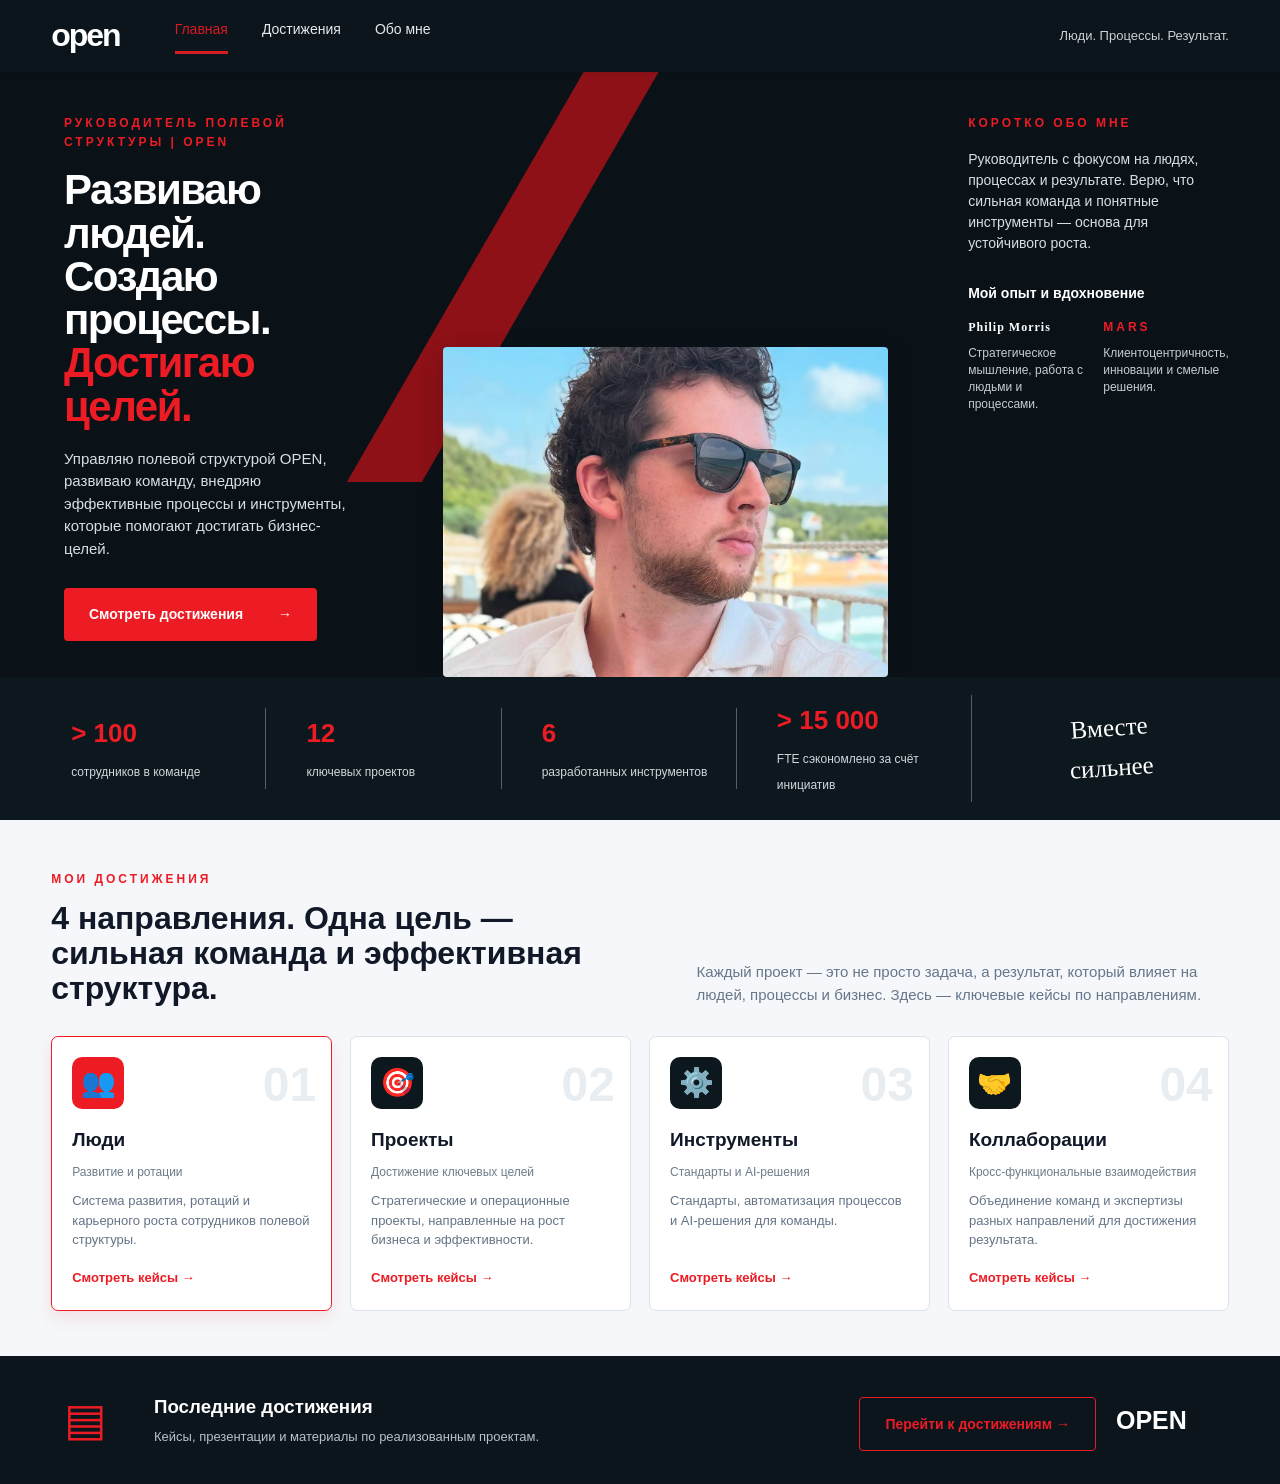
<file: index.html>
<!doctype html>
<html lang="ru">
<head>
  <meta charset="UTF-8" />
  <meta name="viewport" content="width=device-width, initial-scale=1.0" />
  <title>Максим Кукшинский — Портфолио | OPEN</title>
  <style>
* {
  box-sizing: border-box;
}

html {
  scroll-behavior: smooth;
}

body {
  margin: 0;
  font-family: -apple-system, BlinkMacSystemFont, "Segoe UI", Helvetica, Arial, sans-serif;
  color: #111827;
  background: #fff;
  line-height: 1.6;
}

/* Header */
.header {
  height: 72px;
  background: #0c151c;
  color: #fff;
  display: flex;
  align-items: center;
  padding: 0 4vw;
  gap: 55px;
  position: sticky;
  top: 0;
  z-index: 10;
  box-shadow: 0 1px 3px rgba(0, 0, 0, 0.1);
}

.logo {
  font-size: 32px;
  letter-spacing: -2px;
  font-weight: 700;
}

.header nav {
  display: flex;
  gap: 34px;
}

.header a {
  color: #fff;
  text-decoration: none;
  font-size: 14px;
  opacity: 0.9;
  transition: opacity 0.2s, color 0.2s;
}

.header a:hover {
  opacity: 1;
}

.header nav .active {
  border-bottom: 3px solid #ed1c24;
  padding-bottom: 10px;
  color: #ed1c24;
}

.header-note {
  margin-left: auto;
  font-size: 13px;
  opacity: 0.8;
}

.menu {
  background: none;
  border: 0;
  color: #fff;
  font-size: 25px;
  cursor: pointer;
  display: none;
}

/* Hero */
.hero {
  min-height: 370px;
  background: #0a1218;
  color: #fff;
  display: grid;
  grid-template-columns: 1.15fr 1.65fr 1fr;
  overflow: hidden;
  position: relative;
}

.hero-copy {
  padding: 42px 35px 36px 5vw;
  z-index: 2;
}

.eyebrow {
  color: #ed1c24;
  font-weight: 700;
  letter-spacing: 3px;
  font-size: 12px;
  margin-bottom: 16px;
  text-transform: uppercase;
}

.hero h1 {
  font-size: 42px;
  line-height: 1.03;
  margin: 0 0 20px;
  letter-spacing: -1.5px;
  font-weight: 700;
}

.hero h1 strong {
  color: #ed1c24;
}

.hero p {
  max-width: 440px;
  color: #d8dee4;
  line-height: 1.5;
  font-size: 15px;
  margin: 0 0 20px;
}

.button {
  display: inline-flex;
  gap: 35px;
  align-items: center;
  background: #ed1c24;
  color: #fff;
  text-decoration: none;
  padding: 15px 25px;
  border-radius: 4px;
  font-weight: 700;
  margin-top: 8px;
  border: none;
  cursor: pointer;
  transition: all 0.3s;
  font-size: 14px;
}

.button:hover {
  background: #c91a1a;
  gap: 40px;
}

.button.outline {
  background: transparent;
  border: 1px solid #ed1c24;
  color: #ed1c24;
  gap: 15px;
}

.button.outline:hover {
  background: #ed1c24;
  color: #fff;
}

.hero-visual {
  position: relative;
  display: flex;
  align-items: flex-end;
  justify-content: center;
}

.red-slash {
  position: absolute;
  width: 75px;
  height: 430px;
  background: #8d1117;
  transform: skew(-30deg);
  left: 15%;
  top: -20px;
}

.hero-photo {
  height: 330px;
  width: 80%;
  border-radius: 4px;
  object-fit: cover;
  z-index: 1;
  box-shadow: 0 8px 24px rgba(0, 0, 0, 0.2);
}

/* About */
.about {
  padding: 42px 4vw 30px 25px;
  z-index: 2;
}

.about p {
  color: #d8dee4;
  line-height: 1.5;
  font-size: 14px;
  margin: 0 0 20px;
}

.about h3 {
  margin-top: 28px;
  margin-bottom: 14px;
  font-size: 14px;
  color: #fff;
}

.companies {
  display: grid;
  grid-template-columns: 1fr 1fr;
  gap: 20px;
}

.companies div {
  display: flex;
  flex-direction: column;
  gap: 10px;
}

.companies b {
  font-size: 20px;
  color: #fff;
}

.companies span {
  font-size: 12px;
  color: #c5cdd3;
  line-height: 1.4;
}

/* Stats */
.stats {
  background: #0d171e;
  color: #fff;
  display: grid;
  grid-template-columns: repeat(4, 1fr) 1.1fr;
  padding: 18px 4vw;
  gap: 20px;
  align-items: center;
}

.stats div {
  border-right: 1px solid #52606b;
  padding: 5px 20px;
}

.stats b {
  display: block;
  color: #ed1c24;
  font-size: 26px;
  margin-bottom: 4px;
}

.stats span {
  font-size: 12px;
  color: #d0d7dc;
}

.signature {
  font-family: cursive;
  font-size: 25px;
  text-align: center;
  transform: rotate(-4deg);
  border: 0 !important;
  padding: 0 !important;
}

/* Achievements */
.achievements {
  padding: 50px 4vw 45px;
  background: #f5f7fa;
}

.section-intro {
  display: grid;
  grid-template-columns: 1.1fr 1fr;
  column-gap: 60px;
  align-items: end;
  margin-bottom: 30px;
}

.section-intro .eyebrow {
  grid-column: 1 / -1;
  margin-bottom: 12px;
}

.section-intro h2 {
  font-size: 32px;
  line-height: 1.1;
  margin: 0;
  color: #111827;
}

.section-intro p {
  color: #667789;
  line-height: 1.5;
  margin: 0;
  font-size: 15px;
}

.cards {
  display: grid;
  grid-template-columns: repeat(4, 1fr);
  gap: 18px;
}

.card {
  background: white;
  border: 1px solid #dbe2e8;
  border-radius: 7px;
  padding: 20px;
  position: relative;
  min-height: 235px;
  cursor: pointer;
  transition: all 0.3s ease;
}

.card:hover {
  border-color: #ed1c24;
  box-shadow: 0 8px 16px rgba(0, 0, 0, 0.08);
  transform: translateY(-2px);
}

.card.featured {
  border-color: #ed1c24;
  box-shadow: 0 8px 16px rgba(237, 28, 36, 0.1);
}

.icon {
  width: 52px;
  height: 52px;
  border-radius: 10px;
  background: #ed1c24;
  color: #fff;
  display: grid;
  place-items: center;
  font-size: 28px;
  margin-bottom: 12px;
}

.icon.dark {
  background: #0d171e;
}

.number {
  position: absolute;
  right: 15px;
  top: 10px;
  color: #e8edf1;
  font-size: 48px;
  font-weight: 700;
}

.card h3 {
  margin: 16px 0 2px;
  font-size: 19px;
  color: #111827;
}

.card small {
  color: #6d7c89;
  font-size: 12px;
}

.card p {
  color: #647486;
  font-size: 13px;
  line-height: 1.5;
  min-height: 65px;
  margin: 8px 0;
}

.card a {
  color: #ed1c24;
  text-decoration: none;
  font-size: 13px;
  font-weight: 700;
  transition: color 0.2s;
}

.card a:hover {
  color: #c91a1a;
}

/* Modal */
.modal {
  display: none;
  position: fixed;
  top: 0;
  left: 0;
  width: 100%;
  height: 100%;
  background: rgba(0, 0, 0, 0.7);
  z-index: 100;
  align-items: center;
  justify-content: center;
}

.modal-content {
  background: white;
  border-radius: 8px;
  max-width: 600px;
  width: 90%;
  max-height: 80vh;
  overflow-y: auto;
  padding: 40px 30px;
  position: relative;
}

.modal-close {
  position: absolute;
  top: 15px;
  right: 15px;
  background: none;
  border: none;
  font-size: 28px;
  cursor: pointer;
  color: #667789;
  transition: color 0.2s;
}

.modal-close:hover {
  color: #111827;
}

.modal-body h2 {
  font-size: 24px;
  margin: 0 0 12px;
  color: #111827;
}

.modal-body ul {
  padding-left: 20px;
}

.modal-body li {
  margin-bottom: 8px;
}

/* Footer CTA */
.footer-cta {
  background: #0c151c;
  color: #fff;
  padding: 28px 5vw;
  display: grid;
  grid-template-columns: 70px 1fr auto 100px;
  gap: 20px;
  align-items: center;
}

.doc-icon {
  color: #ed1c24;
  font-size: 45px;
}

.footer-cta h3 {
  margin: 0 0 5px;
  color: #fff;
}

.footer-cta p {
  margin: 0;
  color: #b8c1c8;
  font-size: 13px;
}

.footer-logo {
  font-size: 25px;
  font-weight: 700;
}

/* Responsive */
@media (max-width: 1200px) {
  .hero {
    grid-template-columns: 1fr 1.3fr;
  }

  .about {
    display: none;
  }
}

@media (max-width: 900px) {
  .hero {
    grid-template-columns: 1fr;
    min-height: 100vh;
  }

  .hero-copy {
    padding: 50px 5vw;
    z-index: 3;
  }

  .hero-visual {
    position: absolute;
    inset: 0;
    opacity: 0.2;
    z-index: 1;
  }

  .about {
    display: none;
  }

  .stats,
  .cards {
    grid-template-columns: 1fr 1fr;
  }

  .section-intro {
    grid-template-columns: 1fr;
  }

  .section-intro h2 {
    font-size: 28px;
  }

  .footer-cta {
    grid-template-columns: 1fr;
  }

  .header nav {
    display: none;
  }

  .menu {
    display: block;
  }

  .header-note {
    margin-left: 0;
  }
}

@media (max-width: 560px) {
  .header {
    gap: 20px;
    padding: 0 4vw;
  }

  .logo {
    font-size: 24px;
  }

  .hero h1 {
    font-size: 28px;
  }

  .hero p {
    font-size: 14px;
  }

  .stats,
  .cards {
    grid-template-columns: 1fr;
  }

  .stats div {
    border-right: none;
    border-bottom: 1px solid #52606b;
  }

  .stats div:last-child {
    border-bottom: none;
  }

  .section-intro h2 {
    font-size: 22px;
  }

  .modal-content {
    padding: 30px 20px;
  }
}

/* Company wordmarks */
.company { display: flex; flex-direction: column; gap: 10px; }
.company-mark {
  font-size: 18px;
  font-weight: 700;
  letter-spacing: 0.5px;
  line-height: 1.1;
}
.company-mark.pm {
  font-family: Georgia, "Times New Roman", serif;
  color: #fff;
  letter-spacing: 1px;
}
.company-mark.mars {
  color: #ed1c24;
  letter-spacing: 3px;
  font-weight: 800;
}

  </style>
</head>
<body>
  <header class="header">
    <div class="logo">open</div>
    <nav>
      <a class="active" href="#home">Главная</a>
      <a href="#achievements">Достижения</a>
      <a href="#about">Обо мне</a>
    </nav>
    <div class="header-note">Люди. Процессы. Результат.</div>
    <button class="menu" aria-label="Меню">☰</button>
  </header>

  <main>
    <section id="home" class="hero">
      <div class="hero-copy">
        <div class="eyebrow">РУКОВОДИТЕЛЬ ПОЛЕВОЙ СТРУКТУРЫ | OPEN</div>
        <h1>Развиваю людей.<br>Создаю процессы.<br><strong>Достигаю целей.</strong></h1>
        <p>Управляю полевой структурой OPEN, развиваю команду, внедряю эффективные процессы и инструменты, которые помогают достигать бизнес-целей.</p>
        <a class="button" href="#achievements">Смотреть достижения <span>→</span></a>
      </div>

      <div class="hero-visual">
        <div class="red-slash"></div>
        <img src="[data-uri]" alt="Максим Кукшинский" class="hero-photo">
      </div>

      <aside id="about" class="about">
        <div class="eyebrow">КОРОТКО ОБО МНЕ</div>
        <p>Руководитель с фокусом на людях, процессах и результате. Верю, что сильная команда и понятные инструменты — основа для устойчивого роста.</p>
        <h3>Мой опыт и вдохновение</h3>
        <div class="companies">
          <div class="company">
            <span class="company-mark pm">Philip Morris</span>
            <span>Стратегическое мышление, работа с людьми и процессами.</span>
          </div>
          <div class="company">
            <span class="company-mark mars">MARS</span>
            <span>Клиентоцентричность, инновации и смелые решения.</span>
          </div>
        </div>
      </aside>
    </section>

    <section class="stats">
      <div><b>&gt; 100</b><span>сотрудников в команде</span></div>
      <div><b>12</b><span>ключевых проектов</span></div>
      <div><b>6</b><span>разработанных инструментов</span></div>
      <div><b>&gt; 15 000</b><span>FTE сэкономлено за счёт инициатив</span></div>
      <div class="signature">Вместе<br>сильнее</div>
    </section>

    <section id="achievements" class="achievements">
      <div class="section-intro">
        <div class="eyebrow">МОИ ДОСТИЖЕНИЯ</div>
        <h2>4 направления. Одна цель — сильная команда и эффективная структура.</h2>
        <p>Каждый проект — это не просто задача, а результат, который влияет на людей, процессы и бизнес. Здесь — ключевые кейсы по направлениям.</p>
      </div>

      <div class="cards">
        <article class="card featured" onclick="openModal(0)">
          <div class="icon">👥</div><div class="number">01</div>
          <h3>Люди</h3><small>Развитие и ротации</small>
          <p>Система развития, ротаций и карьерного роста сотрудников полевой структуры.</p>
          <a href="#">Смотреть кейсы →</a>
        </article>
        <article class="card" onclick="openModal(1)">
          <div class="icon dark">🎯</div><div class="number">02</div>
          <h3>Проекты</h3><small>Достижение ключевых целей</small>
          <p>Стратегические и операционные проекты, направленные на рост бизнеса и эффективности.</p>
          <a href="#">Смотреть кейсы →</a>
        </article>
        <article class="card" onclick="openModal(2)">
          <div class="icon dark">⚙️</div><div class="number">03</div>
          <h3>Инструменты</h3><small>Стандарты и AI-решения</small>
          <p>Стандарты, автоматизация процессов и AI-решения для команды.</p>
          <a href="#">Смотреть кейсы →</a>
        </article>
        <article class="card" onclick="openModal(3)">
          <div class="icon dark">🤝</div><div class="number">04</div>
          <h3>Коллаборации</h3><small>Кросс-функциональные взаимодействия</small>
          <p>Объединение команд и экспертизы разных направлений для достижения результата.</p>
          <a href="#">Смотреть кейсы →</a>
        </article>
      </div>
    </section>

    <section class="footer-cta">
      <div class="doc-icon">▤</div>
      <div><h3>Последние достижения</h3><p>Кейсы, презентации и материалы по реализованным проектам.</p></div>
      <a class="button outline" href="#achievements">Перейти к достижениям →</a>
      <div class="footer-logo">OPEN</div>
    </section>
  </main>

  <!-- Modal для кейсов -->
  <div id="modal" class="modal">
    <div class="modal-content">
      <button class="modal-close" onclick="closeModal()">&times;</button>
      <div class="modal-body" id="modalBody"></div>
    </div>
  </div>

  <script>
    const caseData = [
      {
        title: "👥 Люди — Развитие и ротации",
        description: "Система развития, ротаций и карьерного роста сотрудников полевой структуры.",
        metrics: [
          "100+ сотрудников в программе развития",
          "5 уровней карьерного роста",
          "15% ежегодный прирост компетенций"
        ],
        document: "Development-Program.pdf"
      },
      {
        title: "🎯 Проекты — Достижение ключевых целей",
        description: "Стратегические и операционные проекты, направленные на рост бизнеса и эффективности.",
        metrics: [
          "12 ключевых проектов реализовано",
          "30% рост эффективности",
          "15K FTE сэкономлено"
        ],
        document: "Projects-Results.pdf"
      },
      {
        title: "⚙️ Инструменты — Стандарты и AI-решения",
        description: "Стандарты, автоматизация процессов и AI-решения для оптимизации работы.",
        metrics: [
          "6 разработанных инструментов",
          "80% автоматизация процессов",
          "Salary Calculator, KPI Dashboard, Org Structure"
        ],
        document: "Tools-Automation.pdf"
      },
      {
        title: "🤝 Коллаборации — Кросс-функциональные взаимодействия",
        description: "Объединение команд и экспертизы разных направлений для достижения результата.",
        metrics: [
          "Работа с 3+ бизнес-направлениями",
          "Интеграция OPEN, JTI, KT&G",
          "100% успешных проектов кросс-функциональных инициатив"
        ],
        document: "Collaborations-Results.pdf"
      }
    ];

    function openModal(index) {
      const data = caseData[index];
      const html = `
        <h2>${data.title}</h2>
        <p style="color: #667789; line-height: 1.6;">${data.description}</p>

        <h3 style="margin-top: 28px; margin-bottom: 14px;">Ключевые метрики</h3>
        <ul style="margin: 0; padding-left: 20px; color: #647486; line-height: 2;">
          ${data.metrics.map(m => `<li>${m}</li>`).join('')}
        </ul>

        <div style="margin-top: 28px; padding: 20px; background: #f5f7fa; border-radius: 7px; border-left: 4px solid #ed1c24;">
          <p style="margin: 0 0 12px; font-weight: 700; color: #111827;">Материалы кейса</p>
          <p style="margin: 0 0 12px; font-size: 13px; color: #667789;">PDF с полным описанием, результатами и выводами.</p>
          <button onclick="downloadCase('${data.document}')" style="
            background: #ed1c24;
            color: white;
            border: none;
            padding: 10px 20px;
            border-radius: 4px;
            cursor: pointer;
            font-weight: 700;
            font-size: 13px;
          ">Скачать кейс →</button>
        </div>
      `;
      document.getElementById('modalBody').innerHTML = html;
      document.getElementById('modal').style.display = 'flex';
      document.body.style.overflow = 'hidden';
    }

    function closeModal() {
      document.getElementById('modal').style.display = 'none';
      document.body.style.overflow = 'auto';
    }

    function downloadCase(filename) {
      alert(`В production версии здесь будет скачивание: ${filename}`);
    }

    // Закрытие по ESC
    document.addEventListener('keydown', (e) => {
      if (e.key === 'Escape') closeModal();
    });

    // Закрытие по клику вне
    document.getElementById('modal').addEventListener('click', (e) => {
      if (e.target === document.getElementById('modal')) closeModal();
    });
  </script>
</body>
</html>
</file>
